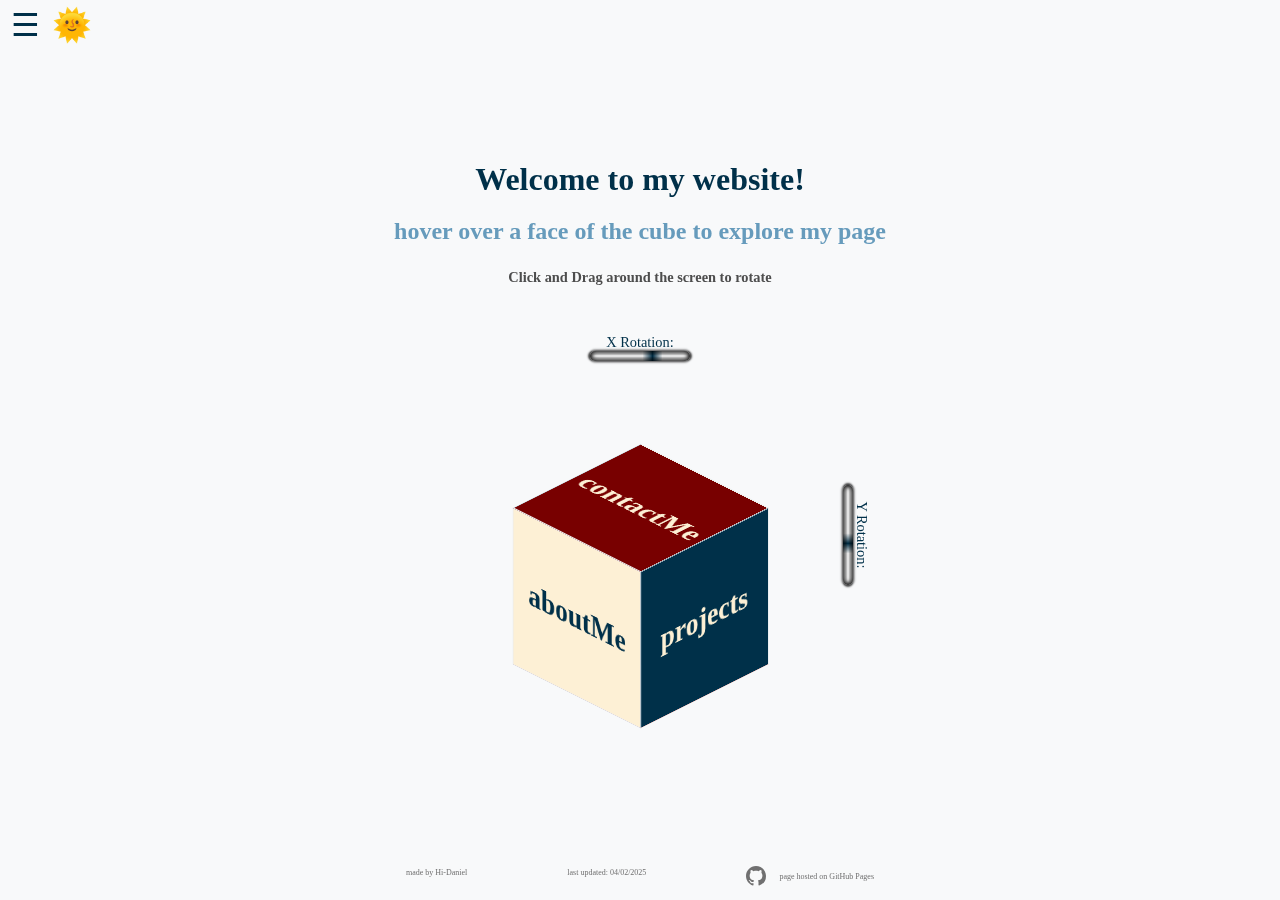
<file: index.html>
<!DOCTYPE html>
<html lang="en">
<head>
    <meta charset="UTF-8">
    <meta name="viewport" content="width=device-width, initial-scale=1.0, maximum-scale=1.0, user-scalable=no, viewport-fit=cover">
    <title>Hi-Daniel Personal Website</title>
    <link rel="stylesheet" href="./mainTheme.css">
    <link rel="stylesheet" href="./menuToggle/menu.css">
    <link rel="stylesheet" href="./index.css">
    <link rel="icon" type="image/x-icon" href="./favicon.png">
</head>
<body>
    <nav id="menu-container">
        <button id="menu-toggle" aria-label="Toggle Menu">&#9776;</button>
        <button id="toggle-theme" aria-label="Toggle Theme">&#9788;</button>
        <menu id="my-menu">
          <li><a href="./index.html">home</a></li>
          <li><a href="./aboutMe/aboutMe.html">aboutMe</a></li>
          <li><a href="./contactMe/contactMe.html">contactMe</a></li>
          <li><a href="./projects/projects.html">projects</a></li>
          <li><a href="https://sites.google.com/illinois.edu/alipour">myLab</a></li>
        </menu>
    </nav>

    <div class="center">
        <div class="center-text">
            <h1 id="header" class="title1">Welcome to my website!</h1>
            <h2 id="subtitle" class="title2">hover over a face of the cube to explore my page</h2>
            <h5 class="subtitle">Click and Drag around the screen to rotate</h5>
        </div>
        
        <div class="cube-rotation-container">
            <div class="slider-container" id="x-slider-container">
                <label for="x-rotation">X Rotation:</label>
                <div class="wheel" id="x-slider"></div>
            </div>
            <div class="slider-container" id="y-slider-container">
                <label for="y-rotation">Y Rotation:</label>
                <div class="wheel" id="y-slider"></div>
            </div>
            <div class="cube" id="cube">
                <div class="face-container front" data-face="About Me" data-link="./aboutMe/aboutMe.html"><div class="face"><p>aboutMe</p></div></div>
                <div class="face-container back" data-face="About Me" data-link="./aboutMe/aboutMe.html"><div class="face"><p>aboutMe</p></div></div>
                <div class="face-container left" data-face="My Projects" data-link="./projects/projects.html"><div class="face"><p>projects</p></div></div>
                <div class="face-container right" data-face="My Projects" data-link="./projects/projects.html"><div class="face"><p>projects</p></div></div>
                <div class="face-container top" data-face="Contact Me" data-link="./contactMe/contactMe.html"><div class="face"><p>contactMe</p></div></div>
                <div class="face-container bottom" data-face="Contact Me" data-link="./contactMe/contactMe.html"><div class="face"><p>contactMe</p></div></div>
            </div>
        </div>
    </div>
    <footer>
        <a href="https://github.com/Hi-Daniel">made by Hi-Daniel</a>
        <p>last updated: 04/02/2025</p>
        <a href="https://github.com/Hi-Daniel/Hi-Daniel.github.io" class="github-container">
            <svg height="20" width="20" viewBox="0 0 16 16" style="margin-right: 5px; vertical-align: text-bottom;">
                <path fill="#707070" d="M8 0C3.58 0 0 3.58 0 8c0 3.54 2.29 6.53 5.47 7.59.4.07.55-.17.55-.38 0-.19-.01-.82-.01-1.49-2.01.37-2.53-.49-2.69-.94-.09-.23-.48-.94-.82-1.13-.28-.15-.68-.52-.01-.53.63-.01 1.08.58 1.23.82.72 1.21 1.87.87 2.33.66.07-.52.28-.87.51-1.07-1.78-.2-3.64-.89-3.64-3.95 0-.87.31-1.59.82-2.15-.08-.2-.36-1.02.08-2.12 0 0 .67-.21 2.2.82.64-.18 1.32-.27 2-.27.68 0 1.36.09 2 .27 1.53-1.04 2.2-.82 2.2-.82.44 1.1.16 1.92.08 2.12.51.56.82 1.27.82 2.15 0 3.07-1.87 3.75-3.65 3.95.29.25.54.73.54 1.48 0 1.07-.01 1.93-.01 2.2 0 .21.15.46.55.38A8.013 8.013 0 0016 8c0-4.42-3.58-8-8-8z"></path>
            </svg>  
            <p>page hosted on GitHub Pages</p>
        </a>
    </footer>

    <script src="./menuToggle/menuToggle.js"></script>
    <script src="./index.js"></script>
</body>
</html>
</file>
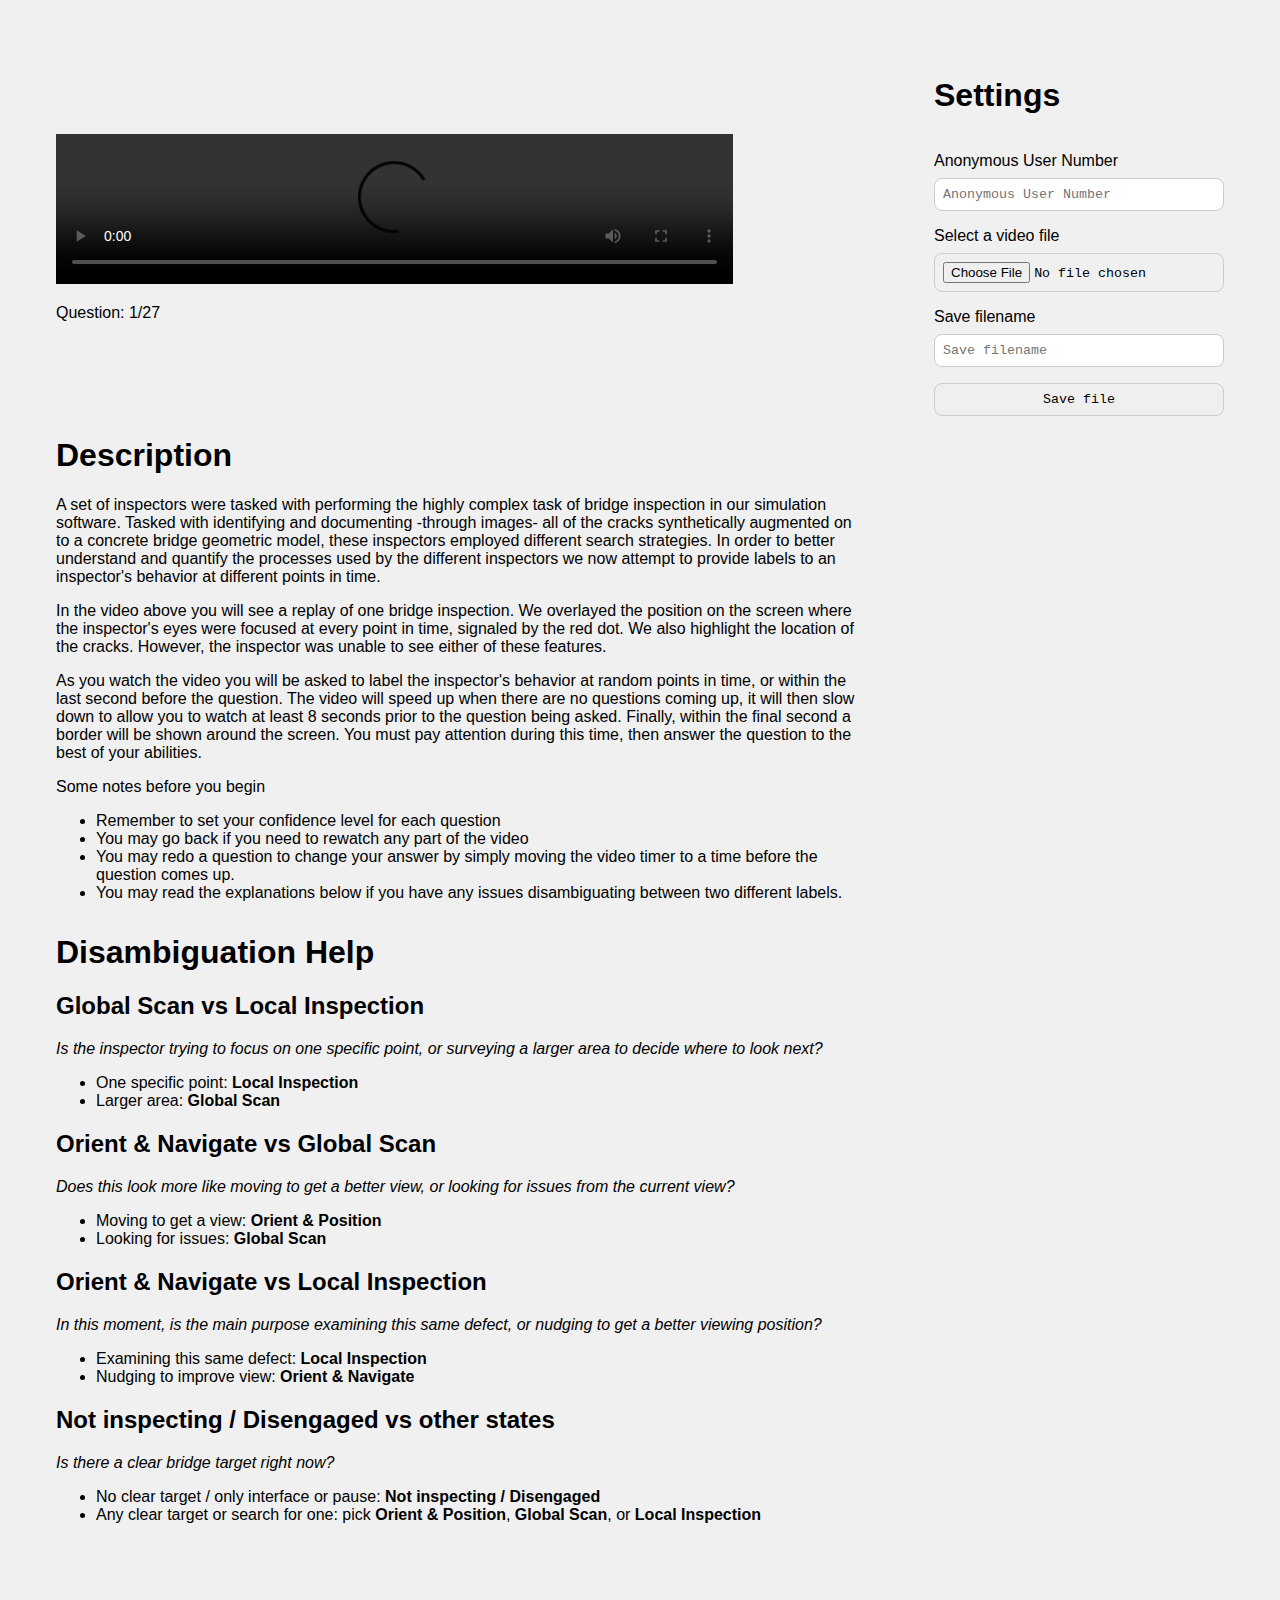
<file: clusterLabeler/index.html>
<!DOCTYPE html>
<html lang="en">
<head>
    <meta charset="UTF-8">
    <meta name="viewport" content="width=device-width, initial-scale=1.0">
    <title>Cluster Labeler</title>
    <link rel="stylesheet" href="index.css">
</head>
<body>
    <div class="container">
        <div class="video_container">
            <div class="question_container" id="question_container"></div>
            <video id="video" controls>
                <source src="4_inspection_w_aid.mp4" type="video/mp4">
            </video>
            <div class="bottom_info">
                <p id="question_num">Question: 0/0</p>
            </div>
        </div>
        <div class="settings">
            <h1>Settings</h1>
            <div class="settings_item">
                <label for="user_number">Anonymous User Number</label>
                <input type="number" id="user_number" placeholder="Anonymous User Number">
            </div>
            <div class="settings_item">
                <label for="file_select">Select a video file</label>
                <input type="file" id="file_select" accept="video/*">
            </div>
            <div class="settings_item">
                <label for="save_filename">Save filename</label>
                <input type="text" id="save_filename" placeholder="Save filename">
            </div>
            <div class="settings_item">
                <button id="save_file">Save file</button>
            </div>
        </div>
    </div>
    <div class="description">
        <h1>Description</h1>
        <div class="description_text">
            <p>A set of inspectors were tasked with performing the highly complex task of bridge inspection in our simulation software. Tasked with identifying and documenting -through images- all of the cracks synthetically augmented on to a concrete bridge geometric model, these inspectors employed different search strategies. In order to better understand and quantify the processes used by the different inspectors we now attempt to provide labels to an inspector's behavior at different points in time.</p>
            <p>In the video above you will see a replay of one bridge inspection. We overlayed the position on the screen where the inspector's eyes were focused at every point in time, signaled by the red dot. We also highlight the location of the cracks. However, the inspector was unable to see either of these features.</p>
            <p>As you watch the video you will be asked to label the inspector's behavior at random points in time, or within the last second before the question. The video will speed up when there are no questions coming up, it will then slow down to allow you to watch at least 8 seconds prior to the question being asked. Finally, within the final second a border will be shown around the screen. You must pay attention during this time, then answer the question to the best of your abilities.</p>
            <p>Some notes before you begin</p>
            <ul>
                <li>Remember to set your confidence level for each question</li>
                <li>You may go back if you need to rewatch any part of the video</li>
                <li>You may redo a question to change your answer by simply moving the video timer to a time before the question comes up.</li>
                <li>You may read the explanations below if you have any issues disambiguating between two different labels.</li>
            </ul>
        </div>
    </div>
    <div class="description">
        <h1>Disambiguation Help</h1>
        <div class="description_text">
            <h2>Global Scan vs Local Inspection</h2>
            <i>Is the inspector trying to focus on one specific point, or surveying a larger area to decide where to look next?</i>
            <ul>
                <li>One specific point: <strong>Local Inspection</strong></li>
                <li>Larger area: <strong>Global Scan</strong></li>
            </ul>

            <h2>Orient & Navigate vs Global Scan</h2>
            <i>Does this look more like moving to get a better view, or looking for issues from the current view?</i>
            <ul>
                <li>Moving to get a view: <strong>Orient & Position</strong></li>
                <li>Looking for issues: <strong>Global Scan</strong></li>
            </ul>

            <h2>Orient & Navigate vs Local Inspection</h2>
            <i>In this moment, is the main purpose examining this same defect, or nudging to get a better viewing position?</i>
            <ul>
                <li>Examining this same defect: <strong>Local Inspection</strong></li>
                <li>Nudging to improve view: <strong>Orient & Navigate</strong></li>
            </ul>

            <h2>Not inspecting / Disengaged vs other states</h2>
            <i>Is there a clear bridge target right now?</i>
            <ul>
                <li>No clear target / only interface or pause: <strong>Not inspecting / Disengaged</strong></li>
                <li>Any clear target or search for one: pick <strong>Orient & Position</strong>, <strong>Global Scan</strong>, or <strong>Local Inspection</strong></li>
            </ul>
        </div>
    </div>
    <script src="index.js"></script>
</body>
</html>
</file>
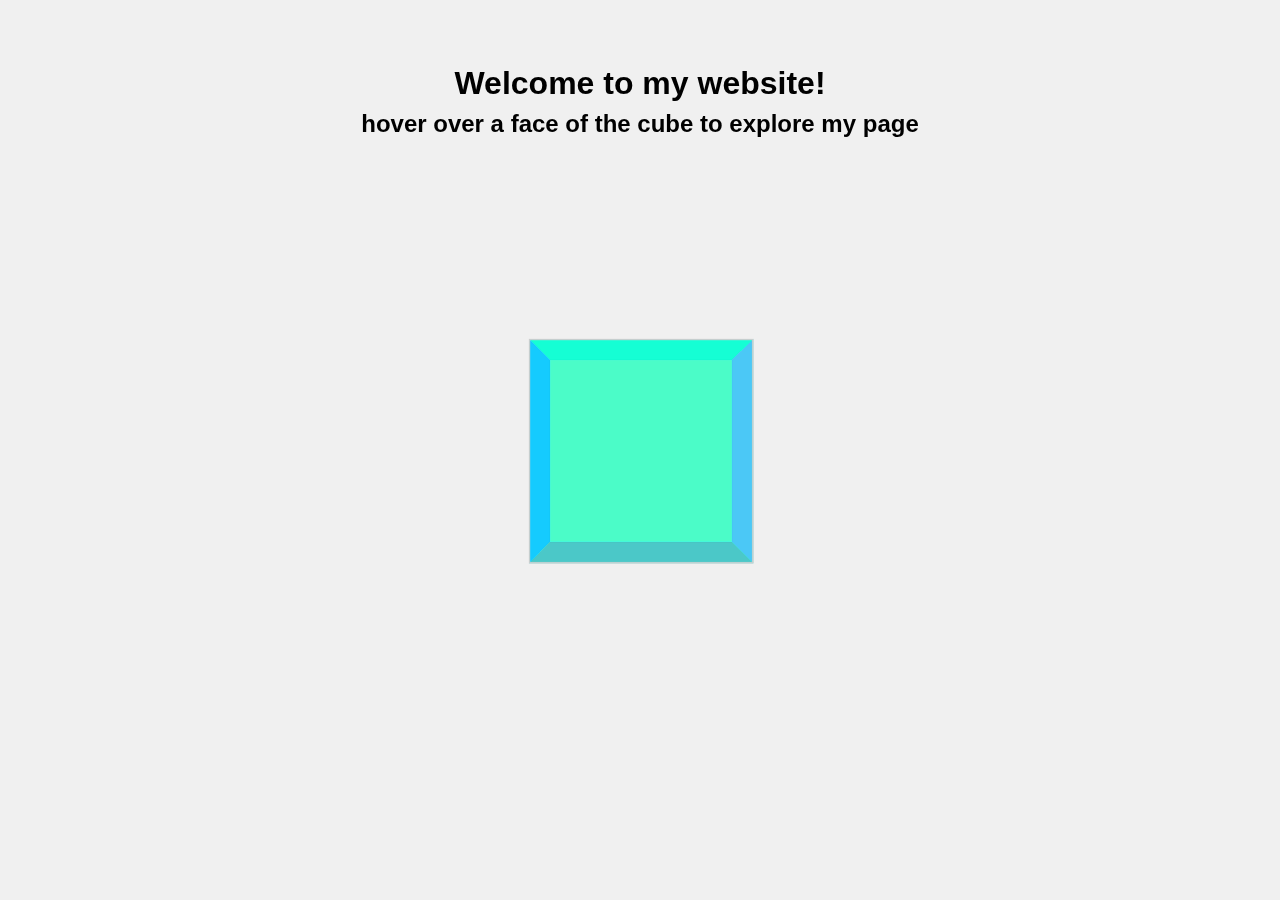
<file: cube/index.html>
<!DOCTYPE html>
<html lang="en">
<head>
    <meta charset="UTF-8">
    <meta name="viewport" content="width=device-width, initial-scale=1.0">
    <title>3D Cube</title>
    <link rel="stylesheet" href="./index.css">
</head>
<body>
    <h1 id="header">Welcome to my website!</h1>
    <h2 id="subtitle">hover over a face of the cube to explore my page</h2>
    <div class="cube" id="cube">
        <div class="face-container front" data-face="About Me" data-link="./aboutMe"><div class="face"></div></div>
        <div class="face-container back" data-face="About Me" data-link="./aboutMe"><div class="face"></div></div>
        <div class="face-container left" data-face="My Projects" data-link="./projects"><div class="face"></div></div>
        <div class="face-container right" data-face="My Lab" data-link="https://sites.google.com/illinois.edu/alipour"><div class="face"></div></div>
        <div class="face-container top" data-face="Contact Me" data-link="./contactMe"><div class="face"></div></div>
        <div class="face-container bottom" data-face="Contact Me" data-link="./contactMe"><div class="face"></div></div>
    </div>
    <script src="./index.js"></script>
</body>
</html>
</file>
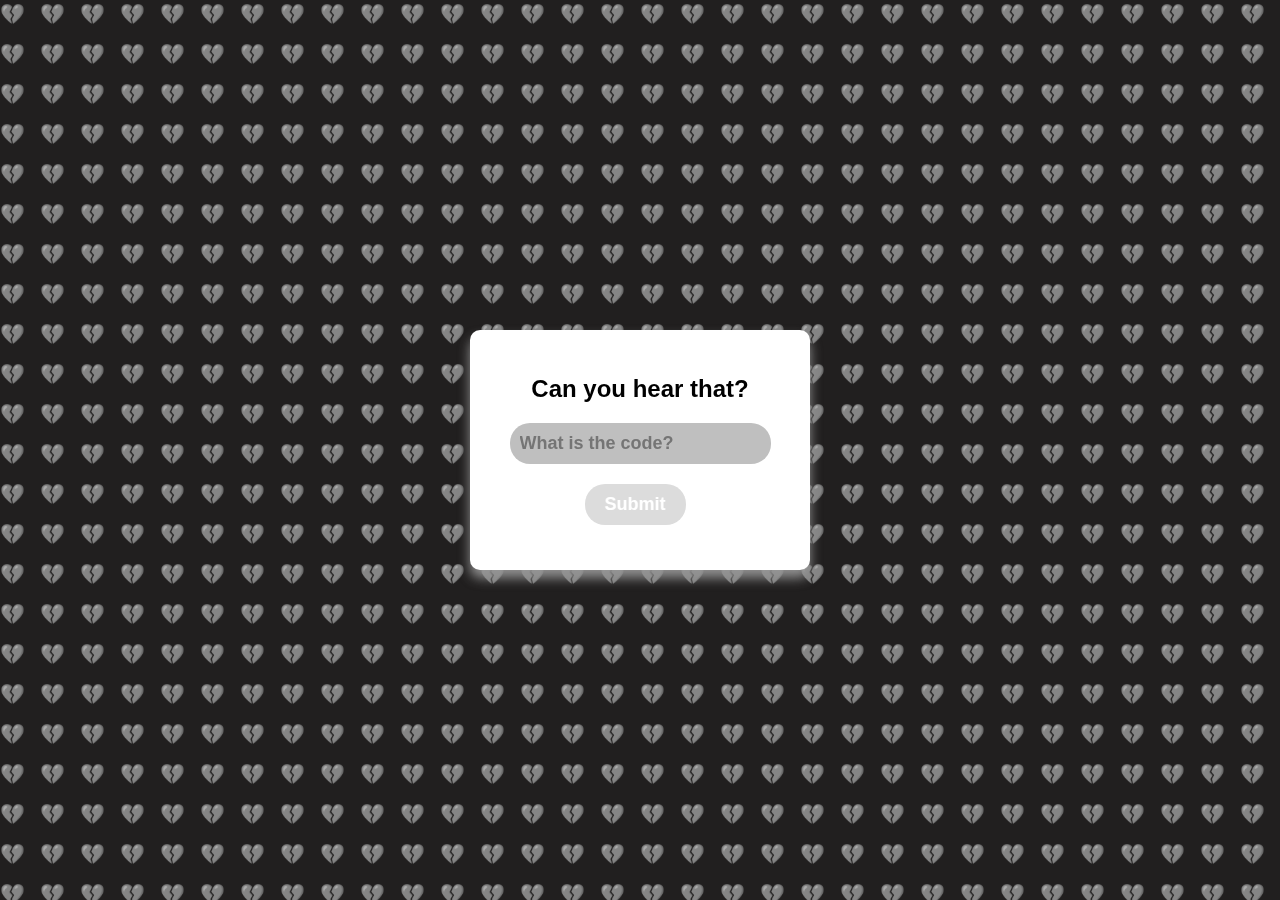
<file: ScavangerHuntHint/index.html>
<!DOCTYPE html>
<html lang="en">
<head>
    <meta charset="UTF-8">
    <meta name="viewport" content="width=device-width, initial-scale=1.0">
    <title>Scavenger Hunt Hint</title>
    <link rel="stylesheet" href="index.css">
    <script type="module" src="index.js" defer></script>
</head>
<body>
    <div class="center">
        <div class="middlesection">
            <div class="hint">
                <h2>Can you hear that?</h2>
            </div>
            <div class="input">
                <input type="text" id="answer" placeholder="What is the code?">
            </div>
            <div class="buttonsubmit">
                <button id="submit">Submit</button>
            </div>
        </div>
    </div>
</body>
</html>
</file>
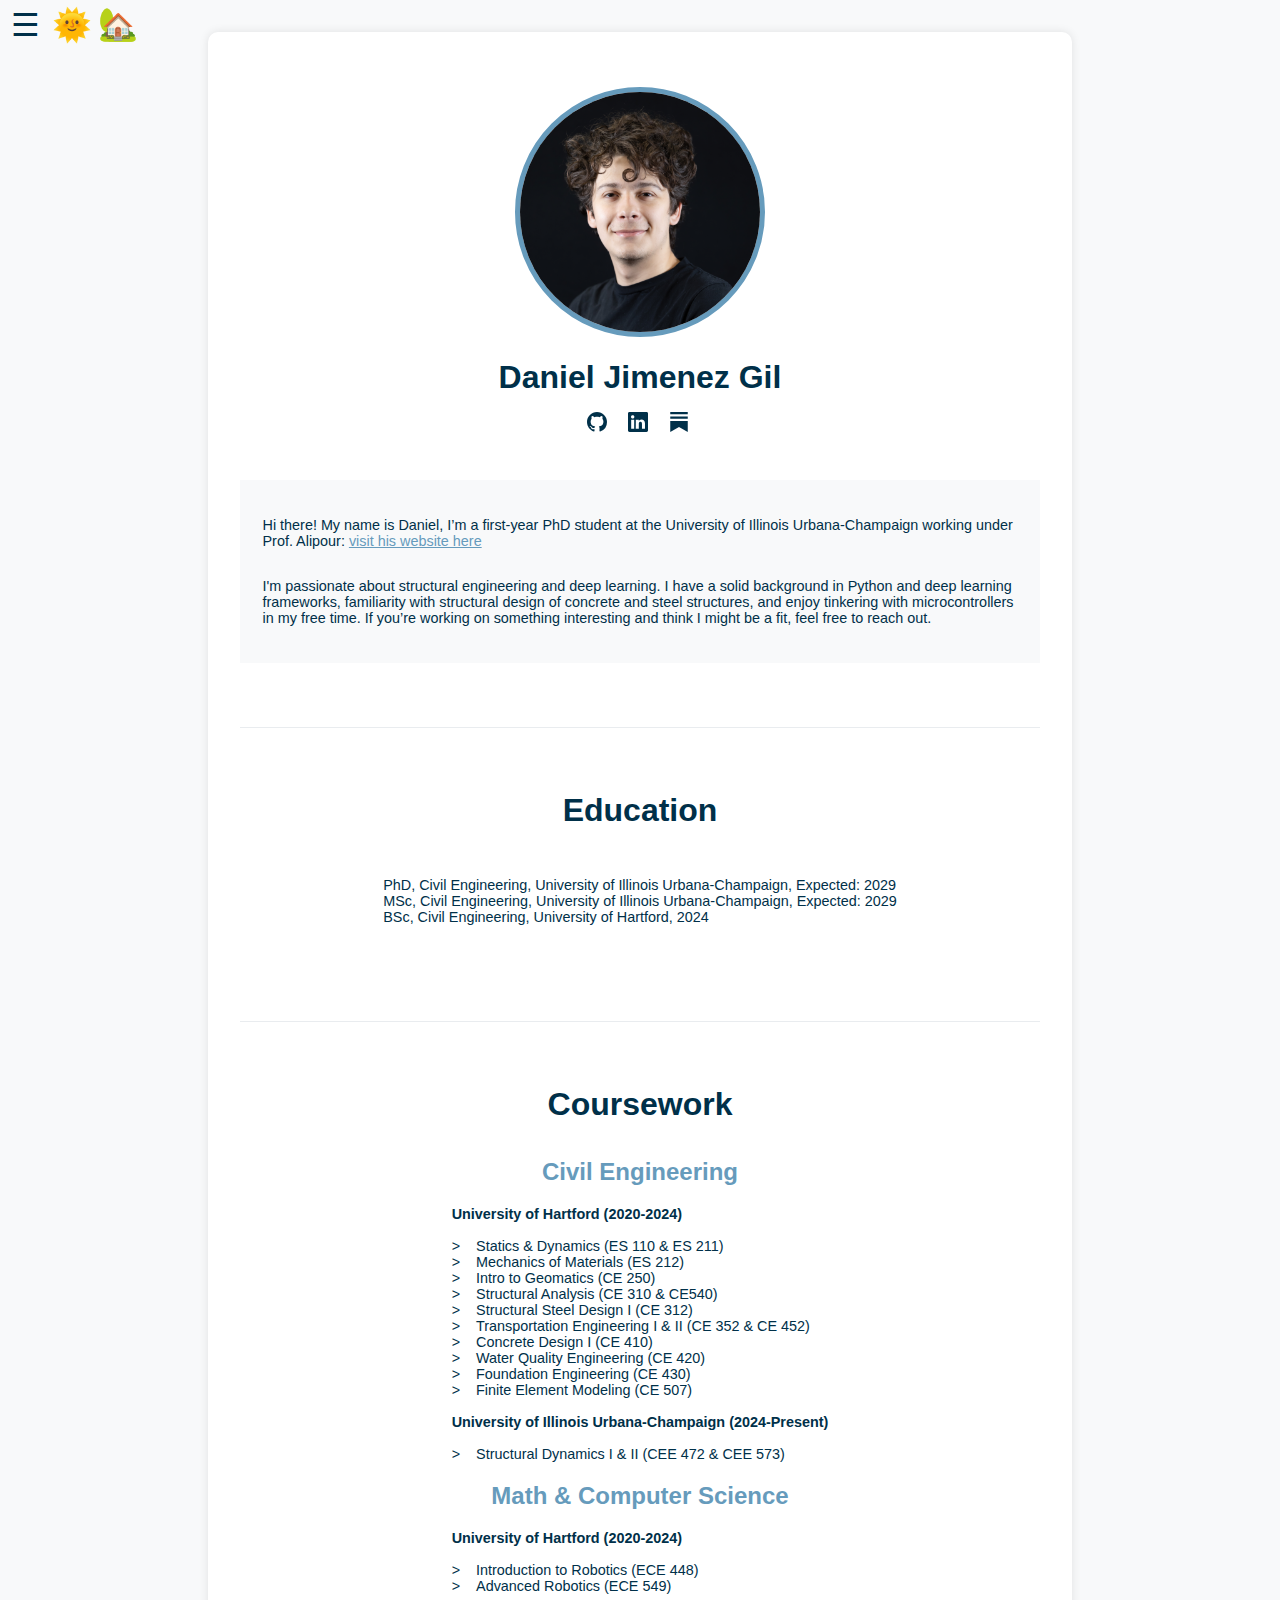
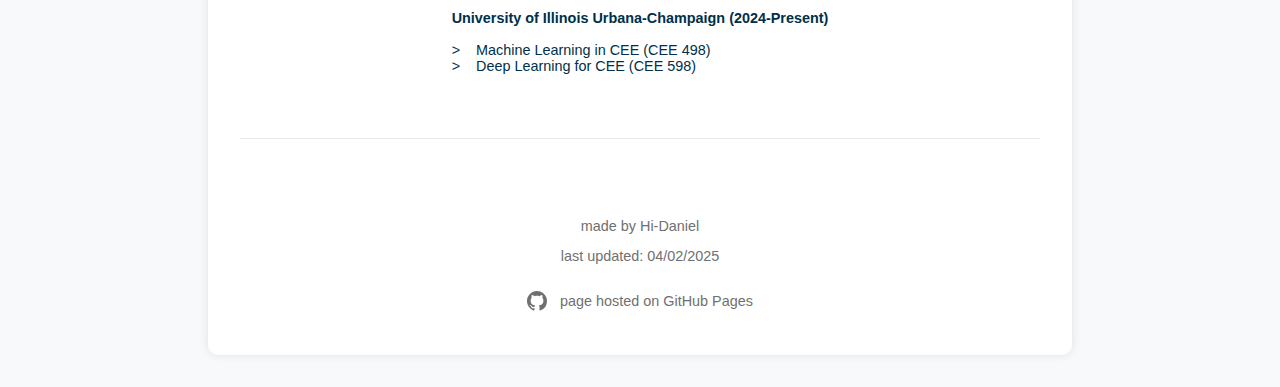
<file: aboutMe/aboutMe.html>
<html lang="en">
<head>
    <meta charset="UTF-8">
    <meta name="viewport" content="width=device-width, initial-scale=1.0">
    <title>Hi-Daniel About Me</title>
    <link rel="stylesheet" href="../menuToggle/menu.css">
    <link rel="stylesheet" href="../mainTheme.css">
    <link rel="stylesheet" href="./aboutMe.css">
    <link rel="icon" type="image/x-icon" href="../favicon.png">
</head>
<body>
    <nav id="menu-container">
        <button id="menu-toggle" aria-label="Toggle Menu">&#9776;</button>
        <button id="toggle-theme" aria-label="Toggle Theme">🌚</button>
        <a href="../index.html" id="return-home" aria-label="Return Home">🏡</a>
        <menu id="my-menu">
          <li><a href="../index.html">home</a></li>
          <li><a href=".">aboutMe</a></li>
          <li><a href="../contactMe/contactMe.html">contactMe</a></li>
          <li><a href="../projects/projects.html">projects</a></li>
          <li><a href="https://sites.google.com/illinois.edu/alipour">myLab</a></li>
        </menu>
    </nav>
    <div class="center">
        <div class="main-container container1 center">    
            <img src="./images/profile_downsize.PNG" alt="profile image" id="profile_pic">
            <header class="title1">Daniel Jimenez Gil</header>
            <div class="links">
                <a href="https://github.com/Hi-Daniel">
                    <svg height="20" width="20" viewBox="0 0 16 16" style="margin-right: 5px; vertical-align: text-bottom;">
                        <path d="M8 0C3.58 0 0 3.58 0 8c0 3.54 2.29 6.53 5.47 7.59.4.07.55-.17.55-.38 0-.19-.01-.82-.01-1.49-2.01.37-2.53-.49-2.69-.94-.09-.23-.48-.94-.82-1.13-.28-.15-.68-.52-.01-.53.63-.01 1.08.58 1.23.82.72 1.21 1.87.87 2.33.66.07-.52.28-.87.51-1.07-1.78-.2-3.64-.89-3.64-3.95 0-.87.31-1.59.82-2.15-.08-.2-.36-1.02.08-2.12 0 0 .67-.21 2.2.82.64-.18 1.32-.27 2-.27.68 0 1.36.09 2 .27 1.53-1.04 2.2-.82 2.2-.82.44 1.1.16 1.92.08 2.12.51.56.82 1.27.82 2.15 0 3.07-1.87 3.75-3.65 3.95.29.25.54.73.54 1.48 0 1.07-.01 1.93-.01 2.2 0 .21.15.46.55.38A8.013 8.013 0 0016 8c0-4.42-3.58-8-8-8z"></path>
                    </svg>  
                </a>
                <a href="https://www.linkedin.com/in/jimenezgildaniel/">
                    <svg height="20" width="20" viewBox="0 0 16 16" style="margin-right: 5px; vertical-align: text-bottom;">
                        <path d="M0 1.146C0 .513.526 0 1.175 0h13.65C15.474 0 16 .513 16 1.146v13.708c0 .633-.526 1.146-1.175 1.146H1.175C.526 16 0 15.487 0 14.854V1.146zm4.943 12.248V6.169H2.542v7.225h2.401zm-1.2-8.212c.837 0 1.358-.554 1.358-1.248-.015-.709-.52-1.248-1.342-1.248-.822 0-1.359.54-1.359 1.248 0 .694.521 1.248 1.327 1.248h.016zm4.908 8.212V9.359c0-.216.016-.432.08-.586.173-.431.568-.878 1.232-.878.869 0 1.216.662 1.216 1.634v3.865h2.401V9.25c0-2.22-1.184-3.252-2.764-3.252-1.274 0-1.845.7-2.165 1.193v.025h-.016a5.54 5.54 0 0 1 .016-.025V6.169h-2.4c.03.678 0 7.225 0 7.225h2.4z"/>
                    </svg>
                </a>
                <a href="https://hidaniel.substack.com/">
                    <svg height="20" width="20" viewBox="0 0 16 16" style="margin-right: 5px; vertical-align: text-bottom;">
                        <path d="M15 3.604H1v1.891h14v-1.89ZM1 7.208V16l7-3.926L15 16V7.208zM15 0H1v1.89h14z"/>
                    </svg>
                </a>
            </div>
            <div class="container1 center">
                <div id="blurb" class="container2">
                    <p>
                        Hi there! My name is Daniel, I’m a first-year PhD student at the University of Illinois Urbana-Champaign 
                        working under Prof. Alipour:
                        <a href="https://sites.google.com/illinois.edu/alipour" class="highlight_link">visit his website here</a>
                    </p>
                    <p>
                        I'm passionate about structural engineering and deep learning. I have a solid background in Python and deep learning frameworks, 
                        familiarity with structural design of concrete and steel structures, and enjoy tinkering with microcontrollers in my free time. 
                        If you’re working on something interesting and think I might be a fit, feel free to reach out.
                    </p>
                </div>
            </div>
            <hr>
            <div class="container1 center">
                <header class="title1">Education</header>
                <ul class="padding-container">
                    <li>PhD, Civil Engineering, University of Illinois Urbana-Champaign, Expected: 2029</li>
                    <li>MSc, Civil Engineering, University of Illinois Urbana-Champaign, Expected: 2029</li>
                    <li>BSc, Civil Engineering, University of Hartford, 2024</li>
                </ul>
            </div>
            <hr>
            <div class="container1 center">
                <header class="title1">Coursework</header>
                <h2 class="title2">Civil Engineering</h2>
                <ul>                    
                    <li style="font-weight: bold;">University of Hartford (2020-2024)</li>
                    <br>
                    <li>>&nbsp;&nbsp;&nbsp;&nbsp;Statics & Dynamics (ES 110 & ES 211)</li>
                    <li>>&nbsp;&nbsp;&nbsp;&nbsp;Mechanics of Materials (ES 212)</li>
                    <li>>&nbsp;&nbsp;&nbsp;&nbsp;Intro to Geomatics (CE 250)</li>
                    <li>>&nbsp;&nbsp;&nbsp;&nbsp;Structural Analysis (CE 310 & CE540)</li>
                    <li>>&nbsp;&nbsp;&nbsp;&nbsp;Structural Steel Design I (CE 312)</li>
                    <li>>&nbsp;&nbsp;&nbsp;&nbsp;Transportation Engineering I & II (CE 352 & CE 452)</li>
                    <li>>&nbsp;&nbsp;&nbsp;&nbsp;Concrete Design I (CE 410)</li>
                    <li>>&nbsp;&nbsp;&nbsp;&nbsp;Water Quality Engineering (CE 420)</li>
                    <li>>&nbsp;&nbsp;&nbsp;&nbsp;Foundation Engineering (CE 430)</li>
                    <li>>&nbsp;&nbsp;&nbsp;&nbsp;Finite Element Modeling (CE 507)</li>
                    <br>
                    <li style="font-weight: bold;">University of Illinois Urbana-Champaign (2024-Present)</li>
                    <br>
                    <li>>&nbsp;&nbsp;&nbsp;&nbsp;Structural Dynamics I & II (CEE 472 & CEE 573)</li>
                </ul>
                <h2 class="title2">Math & Computer Science</h2>
                <ul>
                    <li style="font-weight: bold;">University of Hartford (2020-2024)</li>
                    <br>
                    <li>>&nbsp;&nbsp;&nbsp;&nbsp;Introduction to Robotics (ECE 448)</li>
                    <li>>&nbsp;&nbsp;&nbsp;&nbsp;Advanced Robotics (ECE 549)</li>
                    <br>
                    <li style="font-weight: bold;">University of Illinois Urbana-Champaign (2024-Present)</li>
                    <br>
                    <li>>&nbsp;&nbsp;&nbsp;&nbsp;Machine Learning in CEE (CEE 498)</li>
                    <li>>&nbsp;&nbsp;&nbsp;&nbsp;Deep Learning for CEE (CEE 598)</li>
                </ul>
            </div>
            <hr>
            <footer>
                <p>made by Hi-Daniel</p>
                <p>last updated: 04/02/2025</p>
                <a href="https://github.com/Hi-Daniel/Hi-Daniel.github.io" class="github-container">
                    <svg height="20" width="20" viewBox="0 0 16 16" style="margin-right: 5px; vertical-align: text-bottom;">
                        <path fill="#707070" d="M8 0C3.58 0 0 3.58 0 8c0 3.54 2.29 6.53 5.47 7.59.4.07.55-.17.55-.38 0-.19-.01-.82-.01-1.49-2.01.37-2.53-.49-2.69-.94-.09-.23-.48-.94-.82-1.13-.28-.15-.68-.52-.01-.53.63-.01 1.08.58 1.23.82.72 1.21 1.87.87 2.33.66.07-.52.28-.87.51-1.07-1.78-.2-3.64-.89-3.64-3.95 0-.87.31-1.59.82-2.15-.08-.2-.36-1.02.08-2.12 0 0 .67-.21 2.2.82.64-.18 1.32-.27 2-.27.68 0 1.36.09 2 .27 1.53-1.04 2.2-.82 2.2-.82.44 1.1.16 1.92.08 2.12.51.56.82 1.27.82 2.15 0 3.07-1.87 3.75-3.65 3.95.29.25.54.73.54 1.48 0 1.07-.01 1.93-.01 2.2 0 .21.15.46.55.38A8.013 8.013 0 0016 8c0-4.42-3.58-8-8-8z"></path>
                    </svg>  
                    <p>page hosted on GitHub Pages</p>
                </a>
            </footer>
        </div>
    </div>

    <script src="../menuToggle/menuToggle.js"></script>
</body>
</html>
</file>
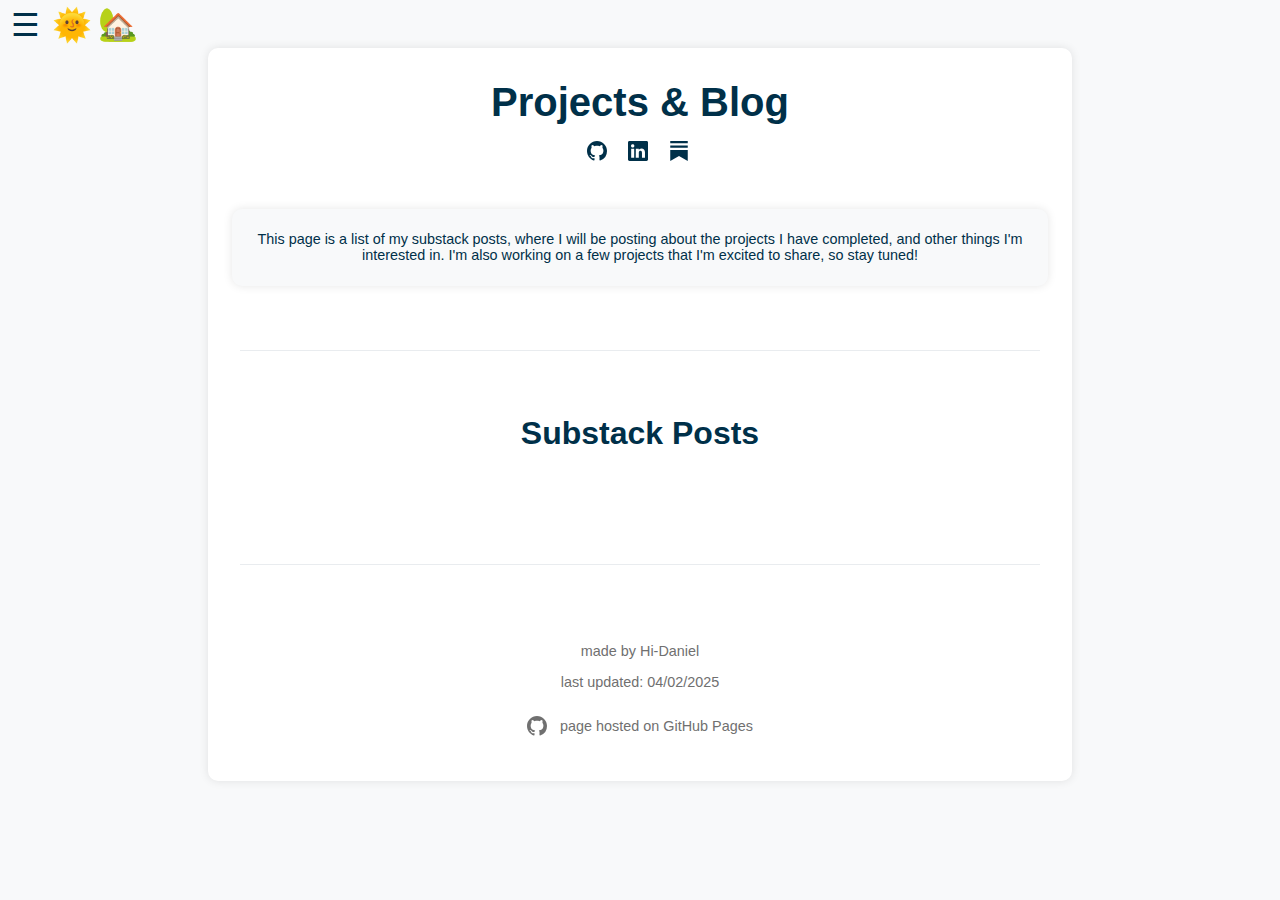
<file: projects/projects.html>
<!DOCTYPE html>
<html lang="en">
<head>
    <meta charset="UTF-8">
    <meta name="viewport" content="width=device-width, initial-scale=1.0">
    <title>Hi-Daniel Projects</title>
    <link rel="stylesheet" href="../menuToggle/menu.css">
    <link rel="stylesheet" href="../mainTheme.css">
    <link rel="stylesheet" href="./projects.css">
    <link rel="icon" type="image/x-icon" href="../favicon.png">
</head>
<body>
    <nav id="menu-container">
        <button id="menu-toggle" aria-label="Toggle Menu">&#9776;</button>
        <button id="toggle-theme" aria-label="Toggle Theme">🌚</button>
        <a href="../index.html" id="return-home" aria-label="Return Home">🏡</a>
        <menu id="my-menu">
          <li><a href="../index.html">home</a></li>
          <li><a href="../aboutMe/aboutMe.html">aboutMe</a></li>
          <li><a href="../contactMe/contactMe.html">contactMe</a></li>
          <li><a href=".">projects</a></li>
          <li><a href="https://sites.google.com/illinois.edu/alipour">myLab</a></li>
        </menu>
    </nav>
    <div class="center">
        <br style="height: 300px;">
        <div class="main-container container1 center">   
            <header class="main-title">Projects & Blog</header>
            <div class="links">
                <a href="https://github.com/Hi-Daniel">
                    <svg height="20" width="20" viewBox="0 0 16 16" style="margin-right: 5px; vertical-align: text-bottom;">
                        <path d="M8 0C3.58 0 0 3.58 0 8c0 3.54 2.29 6.53 5.47 7.59.4.07.55-.17.55-.38 0-.19-.01-.82-.01-1.49-2.01.37-2.53-.49-2.69-.94-.09-.23-.48-.94-.82-1.13-.28-.15-.68-.52-.01-.53.63-.01 1.08.58 1.23.82.72 1.21 1.87.87 2.33.66.07-.52.28-.87.51-1.07-1.78-.2-3.64-.89-3.64-3.95 0-.87.31-1.59.82-2.15-.08-.2-.36-1.02.08-2.12 0 0 .67-.21 2.2.82.64-.18 1.32-.27 2-.27.68 0 1.36.09 2 .27 1.53-1.04 2.2-.82 2.2-.82.44 1.1.16 1.92.08 2.12.51.56.82 1.27.82 2.15 0 3.07-1.87 3.75-3.65 3.95.29.25.54.73.54 1.48 0 1.07-.01 1.93-.01 2.2 0 .21.15.46.55.38A8.013 8.013 0 0016 8c0-4.42-3.58-8-8-8z"></path>
                    </svg>  
                </a>
                <a href="https://www.linkedin.com/in/jimenezgildaniel/">
                    <svg height="20" width="20" viewBox="0 0 16 16" style="margin-right: 5px; vertical-align: text-bottom;">
                        <path d="M0 1.146C0 .513.526 0 1.175 0h13.65C15.474 0 16 .513 16 1.146v13.708c0 .633-.526 1.146-1.175 1.146H1.175C.526 16 0 15.487 0 14.854V1.146zm4.943 12.248V6.169H2.542v7.225h2.401zm-1.2-8.212c.837 0 1.358-.554 1.358-1.248-.015-.709-.52-1.248-1.342-1.248-.822 0-1.359.54-1.359 1.248 0 .694.521 1.248 1.327 1.248h.016zm4.908 8.212V9.359c0-.216.016-.432.08-.586.173-.431.568-.878 1.232-.878.869 0 1.216.662 1.216 1.634v3.865h2.401V9.25c0-2.22-1.184-3.252-2.764-3.252-1.274 0-1.845.7-2.165 1.193v.025h-.016a5.54 5.54 0 0 1 .016-.025V6.169h-2.4c.03.678 0 7.225 0 7.225h2.4z"/>
                    </svg>
                </a>
                <a href="https://hidaniel.substack.com/">
                    <svg height="20" width="20" viewBox="0 0 16 16" style="margin-right: 5px; vertical-align: text-bottom;">
                        <path d="M15 3.604H1v1.891h14v-1.89ZM1 7.208V16l7-3.926L15 16V7.208zM15 0H1v1.89h14z"/>
                    </svg>
                </a>
            </div>
            <div class="container1 center">
                <div class="container2 main-container" style="text-align: center;padding: 0.5rem">
                    <p>
                        This page is a list of my substack posts, where I will be posting about the projects I have completed, and other things I'm interested in.
                        I'm also working on a few projects that I'm excited to share, so stay tuned!
                    </p>
                </div>
            </div>
            <hr>
            <div class="container1 center">
                <header class="title1">Substack Posts</header>
                <div id="substack-feed-embed"></div>
                <script>
                window.SubstackFeedWidget = {
                    substackUrl: "hidaniel.substack.com",
                    posts: 10,
                    layout: "left",
                    colors: {
                        primary: "var(--text-color)",
                        secondary: "var(--text-color-light)",
                        background: "var(--container2-color)",
                    }
                };
                </script>
                <script src="https://substackapi.com/embeds/feed.js" async></script>
            </div>
            <hr>
            <footer>
                <p>made by Hi-Daniel</p>
                <p>last updated: 04/02/2025</p>
                <a href="https://github.com/Hi-Daniel/Hi-Daniel.github.io" class="github-container">
                    <svg height="20" width="20" viewBox="0 0 16 16" style="margin-right: 5px; vertical-align: text-bottom;">
                        <path fill="#707070" d="M8 0C3.58 0 0 3.58 0 8c0 3.54 2.29 6.53 5.47 7.59.4.07.55-.17.55-.38 0-.19-.01-.82-.01-1.49-2.01.37-2.53-.49-2.69-.94-.09-.23-.48-.94-.82-1.13-.28-.15-.68-.52-.01-.53.63-.01 1.08.58 1.23.82.72 1.21 1.87.87 2.33.66.07-.52.28-.87.51-1.07-1.78-.2-3.64-.89-3.64-3.95 0-.87.31-1.59.82-2.15-.08-.2-.36-1.02.08-2.12 0 0 .67-.21 2.2.82.64-.18 1.32-.27 2-.27.68 0 1.36.09 2 .27 1.53-1.04 2.2-.82 2.2-.82.44 1.1.16 1.92.08 2.12.51.56.82 1.27.82 2.15 0 3.07-1.87 3.75-3.65 3.95.29.25.54.73.54 1.48 0 1.07-.01 1.93-.01 2.2 0 .21.15.46.55.38A8.013 8.013 0 0016 8c0-4.42-3.58-8-8-8z"></path>
                    </svg>  
                    <p>page hosted on GitHub Pages</p>
                </a>
            </footer>
        </div>
    </div>
    <script src="../menuToggle/menuToggle.js"></script>
</body>
</html>
</file>
<file: mainTheme.css>
/*
Script to set website wide colors for light and dark mode
*/

/* Light mode / default colors */
body {
    --background-color: #f8f9fa;
    --text-color: #003049;
    --text-color-light: #4d4d4d;
    --accent-color: #669bbc;
    --border-color: #e9ecef;
    --menu-text: #003049;
    --container1-color: white;
    --container2-color: #f8f9fa;
    --footer-text-color: #707070;
}

/* Dark mode colors */
body.dark-mode {
    --background-color: #1a1a1a;
    --text-color: #ffffff;
    --text-color-light: #c1bcbc;
    --accent-color: #cba6f7;
    --border-color: #414141;
    --menu-text: #ffffff;
    --container1-color: #2d2d2d;
    --container2-color: #404040;
    --footer-text-color: #808080;
}

/* Apply CSS variables */
body {
    background-color: var(--background-color);
    color: var(--text-color);
    margin: 0;
    padding: 0;
    font-family: Arial, sans-serif;
    font-size: 0.9rem;
}

a {
    text-decoration: none;
    color: var(--text-color);
}

a>svg {
    fill: var(--text-color);
}

#menu-toggle, #toggle-theme, #return-home {
    color: var(--menu-text);
}

#my-menu {
    background-color: var(--background-color);
}

#my-menu > li > a {
    color: var(--text-color);
}

#my-menu > li > a:hover {
    color: var(--background-color);
    background-color: var(--text-color);
}

.container1 {
    background-color: var(--container1-color);
    margin: 2rem;
    width: 100%;
}

.container2 {
    background-color: var(--container2-color);
    display: flex;
}

.main-title {
    color: var(--text-color);
    font-size: 2.5rem;
    margin-bottom: 1rem;
    font-weight: bold;
}

.title1 {
    color: var(--text-color);
    font-size: 2rem;
    margin-bottom: 1rem;
    font-weight: bold;
}

.title2 {
    color: var(--accent-color);
    font-size: 1.5rem;
    font-weight: bold;
}

.subtitle {
    color: var(--text-color-light);
    font-size: 0.9rem;
    font-weight: bold;
}

.center {
    position: relative;
    display: flex;
    flex-direction: column;
    justify-content: center;
    align-items: center;
}

.center-text {
    text-align: center;
}

.padding-container {
    padding: 2rem;
}

.main-container {
    padding: 2rem;
    border-radius: 10px;
    box-shadow: 0 0 10px rgba(0, 0, 0, 0.1);
    max-width: 800px;
    width: 100%;
}

.highlight_link {
    color: var(--accent-color);
    text-decoration: underline;
}

.links {
    display: flex;
    justify-content: center;
    gap: 1rem;
    margin-bottom: 1rem;
}

.links a {
    color: var(--text-color);
    text-decoration: none;
    transition: color 0.3s ease;
}

.links a:hover {
    color: var(--accent-color);
}


hr {
    border: none;
    border-top: 1px solid var(--border-color);
    margin: 2rem 0;
    width: 100%;
}

ul {
    list-style-type: none;
    padding: 0;
    margin: 0;
    gap: 100px;
}

/* Footer Styles */
footer {
    text-align: center;
    color: var(--footer-text-color);
    margin-top: 2rem;
}

.github-container {
    display: flex;
    align-items: center;
    justify-content: center;
    gap: 0.5rem;
    color: var(--footer-text-color);
    text-decoration: none;
    margin-top: 0.5rem;
}

.github-container:hover {
    color: var(--footer-text-color);
}

/* Responsive Design */
@media (max-width: 800px) {
    .center {
        top: 2rem; /* Adjust for nav bar */
    }
    .main-container {
        padding: 0rem;
        margin: 0rem;
        width: 100%;
        height: 100%;
        max-width: 100%;
    }

    body {
        background-color: var(--container1-color);
    }

    .container1 {
        margin: 0rem;
    }

    .title1 {
        font-size: 1.5rem;
    }
    
    #menu-toggle, #toggle-theme {
        color: var(--text-color);
    }

}
</file>
<file: menuToggle/menu.css>
#toggle-theme, #return-home, #menu-toggle {
    background: none;
    border: none;
    font-size: 2rem;
    cursor: pointer;
}

#menu-container {
    display: flex;
    justify-content: left;
    align-items: left;
    width: 100%;
    position: absolute;
    top: 5px;
    left: 5px;
    text-align: left;
    z-index: 100;
}
  
#my-menu {
display: none;
opacity: 0;
position: absolute;
top: 30px;
min-width: 150px;
max-width: 300px;
background-color: #fffa;
backdrop-filter: blur(5px) saturate(160%) contrast(180%);
-webkit-backdrop-filter: blur(10px) saturate(160%) contrast(180%);
border-radius: 0.5em;
padding: 0.8em;
margin: 2em 0;
padding: 10px;
box-shadow: rgb(64, 57, 64) 0px 2px 8px 1px;
transition: ease-in-out(1s);
text-align: center;
z-index: 100;
}


#my-menu li {
    list-style: none;
    margin-bottom: 10px;
    border-bottom: 1px solid #cccccc;
}
#my-menu > li > a{
    display: flex;
    font-size: 1.2em;
    flex-direction: row;
    justify-content: center;
    align-items: center;
    gap: 0.8em;
    text-decoration: none;
    color: #000000;
}
#my-menu > li > a:hover{
    color: #ffffff;
    background-color: #000000;
}
</file>
<file: index.css>
html {
    overscroll-behavior: none;
    user-select: none;  
}
body {
    display: flex;
    flex-direction: column;
    justify-content: center;
    align-items: center;
    position: fixed;
    top: 0;
    bottom: 0;
    right: 0;
    left: 0;
    margin: 0;
    background-color: var(--background-color);
    perspective: 1000px;
    font-family: 'Segoe UI', 'Tahoma', 'Geneva', 'Verdana', 'sans-serif';
    overflow: hidden;
    overscroll-behavior: none;
}

body::-webkit-scrollbar{
    display: none;
}

body {
    --front-color: #fdf0d5;
    --back-color: #fdf0d5;
    --left-color: #003049;
    --right-color: #003049;
    --top-color: #780000;
    --bottom-color: #780000;
}

/* body.dark-mode {
    --front-color: #e0e1dd;
    --back-color: #e0e1dd;
    --left-color: #0d1b2a;
    --right-color: #0d1b2a;
    --top-color: #778da9; 
    --bottom-color: #778da9;
} */

hr {
    position: relative;
    bottom: 0;
    width: 100%;
    border: 1px solid #ccc;
}

footer {
    position: absolute;
    height: 2.2rem;
    display: flex;
    flex-direction: row;    
    justify-content: space-between;
    gap: 100px;
    padding: 10px;
    margin: 0px 0;
    bottom: 0;
    align-items: center;
    text-align: center;
    color: var(--footer-text-color);
    font-size: 0.5rem;
}

footer > a {
    display: flex;
    flex-direction: row;
    align-items: center;
    text-decoration: none;
    color: var(--footer-text-color);
}

.wheel-container {
    display: flex;
    justify-content: center;
    align-items: center;
    height: 100vh;
}

.wheel {
    width: 100px;
    height: 10px;
    border-radius: 5px;
    background: linear-gradient(to right, var(--container1-color) 0%, var(--accent-color) 0%, var(--container1-color) 10%);
    box-shadow: 
        inset -2px 0 4px rgba(0, 0, 0, 0.7),  /* Left inner */
        inset 2px 0 4px rgba(0, 0, 0, 0.7),   /* Right inner */
        inset 0 -4px 2px rgba(0, 0, 0, 0.3),   /* Bottom inner */
        inset 0 4px 2px rgba(0, 0, 0, 0.3),    /* Top inner */
        -2px 0 2px rgba(0, 0, 0, 0.7),        /* Left outer */
        2px 0 2px rgba(0, 0, 0, 0.7),         /* Right outer */
        0 -2px 2px rgba(0, 0, 0, 0.3),         /* Bottom outer */
        0 2px 2px rgba(0, 0, 0, 0.3);           /* Top outer */
    position: relative;
    transition: transform 0.2s ease-out;
}

.cube-rotation-container {
    position: relative;
    display: grid;
    grid-template-columns: repeat(3, 1fr);
    grid-template-rows: repeat(3, 1fr);
    gap: 10px;
    height: 50vh;
    width: 50vw;
    align-items: center;
    justify-items: center;
}

.slider-container {
    display: flex;
    flex-direction: column;
    align-items: center;
    justify-content: center;
}


#x-slider-container {
    grid-column: 2;
    grid-row: 1;
}

#y-slider-container {
    grid-column: 3;
    grid-row: 2;
    transform: rotate(90deg);
    height: 100px;
    width: 100px;
}

#cube {
    grid-column: 2;
    grid-row: 2;
}


.cube {
    position: relative;
    width: 20vmin;
    height: 20vmin;
    margin-top: 100px;
    transform-style: preserve-3d;
    -webkit-transform-style: preserve-3d;
    transform: rotateX(45deg) rotateY(135deg);
    -webkit-transform: rotateX(45deg) rotateY(135deg);
    transition: transform 0.1s;
}

.face-container {    
    border: 1px solid var(--border-color);
    position: absolute;
    width:  100%;
    height: 100%;
    display: flex;
    justify-content: center;
    align-items: center;
}

.face {
    width: 100%;
    height: 100%;
    display: grid;
    padding: 0 0 0 0;
    align-items: center;
    font-size: 4vmin;
    font-weight: bold;
    text-align: center;
    overflow: hidden;
    transition: transform 0.3s, box-shadow 0.3s;
    transform-origin: center;
}

.face:hover {
    transform: scale(1.05) translateZ(-300px);
    box-shadow: 0 0 20px rgba(255, 255, 255, 0.8);
}

.front  { transform: translateZ(10vmin); 
    background-color: var(--front-color);
    color: var(--left-color);}
.back   { transform: rotateY(180deg) translateZ(10vmin);
    background-color: var(--back-color);
    color: var(--right-color);}
.left   { transform: rotateY(-90deg) translateZ(10vmin);
    background-color: var(--left-color);
    color: var(--front-color);}
.right  { transform: rotateY(90deg) translateZ(10vmin);
    background-color: var(--right-color);
    color: var(--front-color);}
.top    { transform: rotateX(90deg) translateZ(10vmin);
    background-color: var(--top-color);
    color: var(--front-color);}
.bottom { transform: rotateX(-90deg) translateZ(10vmin);
    background-color: var(--bottom-color);
    color: var(--front-color);}

    
@media (max-width: 600px) {
    h1 {
        font-size: 2rem;
        margin: 10px;
    }
    h2 {
        font-size: 1.5rem;
        top: 5rem;
        margin: 10px;
    }

    .cube {
        width: 150px;
        height: 150px;
        margin-top: 75px;
    }
    .cube div{
        width: 150px;
        height: 150px;
        transform-origin: center;
    }

    .face-container {
        width: 150px;
        height: 150px;
    }

    .front  { transform: translateZ(75px);}
    .back   { transform: rotateY(180deg) translateZ(75px);}
    .left   { transform: rotateY(-90deg) translateZ(75px);}
    .right  { transform: rotateY(90deg) translateZ(75px);}
    .top    { transform: rotateX(90deg) translateZ(75px);}
    .bottom { transform: rotateX(-90deg) translateZ(75px);}

}

@media (max-width: 400px) {
    h1 {
        font-size: 1.5rem;
        margin: 10px;
    }
    h2 {
        font-size: 1rem;
        margin: 10px;
    }

    .cube {
        width: 100px;
        height: 100px;
        margin-top: 50px;
    }
    .cube div{
        width: 100px;
        height: 100px;
        transform-origin: center;
    }

    .face-container {
        width: 100px;
        height: 100px;
    }

    .front  { transform: translateZ(50px);}
    .back   { transform: rotateY(180deg) translateZ(50px);}
    .left   { transform: rotateY(-90deg) translateZ(50px);}
    .right  { transform: rotateY(90deg) translateZ(50px);}
    .top    { transform: rotateX(90deg) translateZ(50px);}
    .bottom { transform: rotateX(-90deg) translateZ(50px);}

}
</file>
<file: clusterLabeler/index.css>
body {
    background-color: #f0f0f0;
    font-family: Arial, sans-serif;
    padding: 3rem;
}

.speed_up {
    display: flex;
    flex-direction: column;
    align-items: center;
    justify-content: center;
    font-size: 5rem;
    font-weight: bold;
    color: #ffff;
    z-index: 1000;
    transition: opacity 1s ease-in-out;
}

.container {
    display: flex;
    justify-content: center;
    align-items: center;
    gap: 2rem;
}

#video {
    width: 80%;
    padding: 0rem;
}

.settings {
    display: flex;
    flex-direction: column;
    gap: 1rem;
}

.settings_item {
    display: flex;
    flex-direction: column;
    gap: 0.5rem;
}

.settings_item input {
    padding: 0.5rem;
    border-radius: 0.5rem;
    border: 1px solid #ccc;
    font-family: 'Courier New', Courier, monospace;
}

.settings_item button {
    padding: 0.5rem;
    border-radius: 0.5rem;
    border: 1px solid #ccc;
    font-family: 'Courier New', Courier, monospace;
    cursor: pointer;
}

.settings_item button:hover {
    animation: rotate-shadow 2s ease-in-out;
    animation-iteration-count: infinite;
}

@keyframes rotate-shadow {
    0% {
        box-shadow: 0px 2px 1px #ff00a2;
    }
    25% {
        box-shadow: 2px 1px 1px #ff00a2; 
    }
    50% {
        box-shadow: 1px -2px 1px #ff00a2;
    }
    75% {
        box-shadow: -2px -1px 1px #ff00a2;
    }
    100% {
        box-shadow: -1px 2px 1px #ff00a2;
    }
}


.video_container {
    width: 80%;
}

.question_container {
    position: absolute;
    background-color: rgba(0, 0, 0, 0.5);
    z-index: 1;
    overflow: auto;
    scrollbar-width: thin;
    scrollbar-color: #aaaaaa #333333;
    }

/* For Webkit browsers */
.question_container::-webkit-scrollbar {
    width: 8px;
    background: #333333;
    border-radius: 4px;
}

.question_container::-webkit-scrollbar-thumb {
    background: #aaaaaa;
    border-radius: 4px;
}

.question_header {
    font-size: 1.5rem;
    font-weight: bold;
    color: #ffffff;
    text-align: center;
    margin: 1rem;
}

.buttons_grid {
    display: flex;
    flex-direction: column;
    gap: 0.1rem;
    margin: 1rem;
}

.button {
    background-color: #333333;
    color: #ffffff;
    padding: 0.1rem;
    margin: 0.2rem;
    border-radius: 1rem;
    text-align: center;
    cursor: pointer;
    box-shadow: 0 4px 6px rgba(0, 0, 0, 0.2);
    transition: box-shadow 0.3s ease;
}
.button:hover {
    box-shadow: 0 6px 6px #ff00a2;
    transform: translateY(-2px) scale(1.02);
}

#go_back {
    background-color: #585050;
}

#add_category_description_input,
#add_category_input {
    resize: vertical;
    min-height: 1rem;
    border-radius: 0.75rem;
    box-shadow: 0 2px 8px rgba(0,0,0,0.12);
    font-family: 'Courier New', Courier, monospace;
    padding: 0.75rem;
    background-color: #333333;
    width: 80%;
    color: #ffffff;
    font-size: 1.25rem;
}

.save_button {
    background-color: #333333;
    color: #ffffff;
    margin: 1rem;
    padding: 1rem;
    border-radius: 1rem;
    text-align: center;
    cursor: pointer;
    box-shadow: 0 4px 6px rgba(0, 0, 0, 0.2);
    transition: box-shadow 0.3s ease;
    font-family: 'Courier New', Courier, monospace;
    width: 50%;
}
.save_button:hover {
    box-shadow: 0 6px 6px #ff00a2;
    transform: translateY(-2px) scale(1.02);
}


#confidence_slider {
    width: 80%;
    height: 8px;
    background: linear-gradient(90deg, #ff00a2 0%, #00c3ff 100%);
    border-radius: 4px;
    outline: none;
    -webkit-appearance: none;
    appearance: none;
    margin: 1rem 0;
    box-shadow: 0 2px 8px rgba(0,0,0,0.10);
    transition: background 0.3s;
}
#confidence_slider::-webkit-slider-thumb {
    -webkit-appearance: none;
    appearance: none;
    width: 20px;
    height: 20px;
    background: #ffffff;
    cursor: pointer;
    border-radius: 50%;
    box-shadow: 0 2px 4px rgba(0,0,0,0.2);
    transition: background 0.3s, transform 0.2s;
    opacity: 0.7;
}
#confidence_slider::-webkit-slider-thumb:hover {
    background: #ffff;
    transform: scale(1.1);
    opacity: 1.0;
}

.confidence_label {
    text-align: center;
    font-size: 0.9rem;
    font-weight: bold;
    color: #ffffff;
    margin: 0.5rem;
}

.description {
    width: 80%;
    max-width: 800px;
    margin-bottom: 2rem;
}
</file>
<file: cube/index.css>
body {
    display: flex;
    flex-direction: column;
    justify-content: center;
    align-items: center;
    height: 100vh;
    margin: 0;
    background-color: #f0f0f0;
    perspective: 1000px;
    font-family: 'Segoe UI', Tahoma, Geneva, Verdana, sans-serif;
}

h1 {
    position: absolute;
    top: 5dvh;
    margin: 20px;
    text-align: center;
}

h2 {
    position: absolute;
    top: 10dvh;
    text-align: center;
}

.cube {
    width: 200px;
    height: 200px;
    position: relative;
    transform-style: preserve-3d;
    transform: rotateX(0deg) rotateY(0deg);
    transition: transform 0.1s;
}

.cube div {
    position: absolute;
    width: 200px;
    height: 200px;
    /* background-color: rgba(255, 0, 0, 0.7); */
    border: 1px solid #ccc;
    transition: transform 0.3s, box-shadow 0.3s;
    transform-origin: center;
}

.cube {
    width: 200px;
    height: 200px;
    position: relative;
    transform-style: preserve-3d;
    transform: rotateX(0deg) rotateY(0deg);
    transition: transform 0.1s;
}

.face-container {
    position: absolute;
    width: 200px;
    height: 200px;
    display: flex;
    justify-content: center;
    align-items: center;
    transition: transform 0.3s, box-shadow 0.3s;
    transform-origin: center;
}

.face {
    width: 100%;
    height: 100%;
    border: 1px solid #ccc;
}

.face:hover {
    transform: scale(1.05) translateZ(-300px);
    box-shadow: 0 0 20px rgba(255, 255, 255, 0.8);
}


.front  { transform: translateZ(100px); 
    background-color: rgba(0, 255, 255, 0.7);}
.back   { transform: rotateY(180deg) translateZ(100px);
    background-color: rgba(255, 247, 0, 0.7); }
.left   { transform: rotateY(-90deg) translateZ(100px);
    background-color: rgba(0, 13, 255, 0.7); }
.right  { transform: rotateY(90deg) translateZ(100px);
    background-color: rgba(255, 0, 217, 0.7); }
.top    { transform: rotateX(90deg) translateZ(100px);
    background-color: rgba(0, 255, 55, 0.7); }
.bottom { transform: rotateX(-90deg) translateZ(100px);
    background-color: rgba(255, 0, 0, 0.7); }
</file>
<file: ScavangerHuntHint/index.css>
body {
    font-family: 'Franklin Gothic Medium', 'Arial Narrow', Arial, sans-serif;
    background-color: #211f1f;
    background-image: repeating-linear-gradient(0deg, transparent 0, transparent 40px), url("data:image/svg+xml,%3Csvg xmlns='http://www.w3.org/2000/svg' width='100' height='100'%3E%3Cfilter id='grayscale'%3E%3CfeColorMatrix type='saturate' values='0'/%3E%3C/filter%3E%3Ctext x='0' y='52' font-size='50' filter='url(%23grayscale)'%3E%F0%9F%92%94%3C/text%3E%3C/svg%3E");
    background-repeat: repeat;
    filter: grayscale(100%);
    background-size: 40px 40px;
    margin: 0;
}

.center {
    display: flex;
    justify-content: center;
    align-items: center;
    height: 100vh;
}

.middlesection {
    display: flex;
    flex-direction: column;
    justify-content: center;
    text-align: center;
    background-color: #ffffff;
    padding: 20px;
    border-radius: 10px;
    box-shadow: 0 8px 12px rgba(229, 128, 128, 0.966);
    width: 300px;
    height: 200px;
}

#answer {
    background-color: #bfbfbf;
    color: white;
    border: none;
    padding: 10px;
    border-radius: 20px;
    font-size: large;
    font-weight: bold;
}
#submit {
    background-color: rgb(220, 220, 220);
    color: white;
    border: none;
    margin: 20px;
    padding: 10px 20px;
    border-radius: 20px;
    cursor: pointer;
    margin-left: 10px;
    font-size: large;
    font-weight: bold;
}

#submit:hover {
    background-color: rgb(179, 179, 179);
}
</file>
<file: aboutMe/aboutMe.css>
#blurb {
    padding: 2.5vh;
    display: flex;
    flex-direction: column;
}

#profile_pic {
    width: 15rem;
    border-radius: 50%;
    object-fit: cover;
    margin: 2.5vh;
    border: 5px solid var(--accent-color);
}
</file>
<file: projects/projects.css>
/* Substack Feed Styles */
#substack-feed-embed {
    margin: 1rem 0;
    width: 100%;
}
</file>
